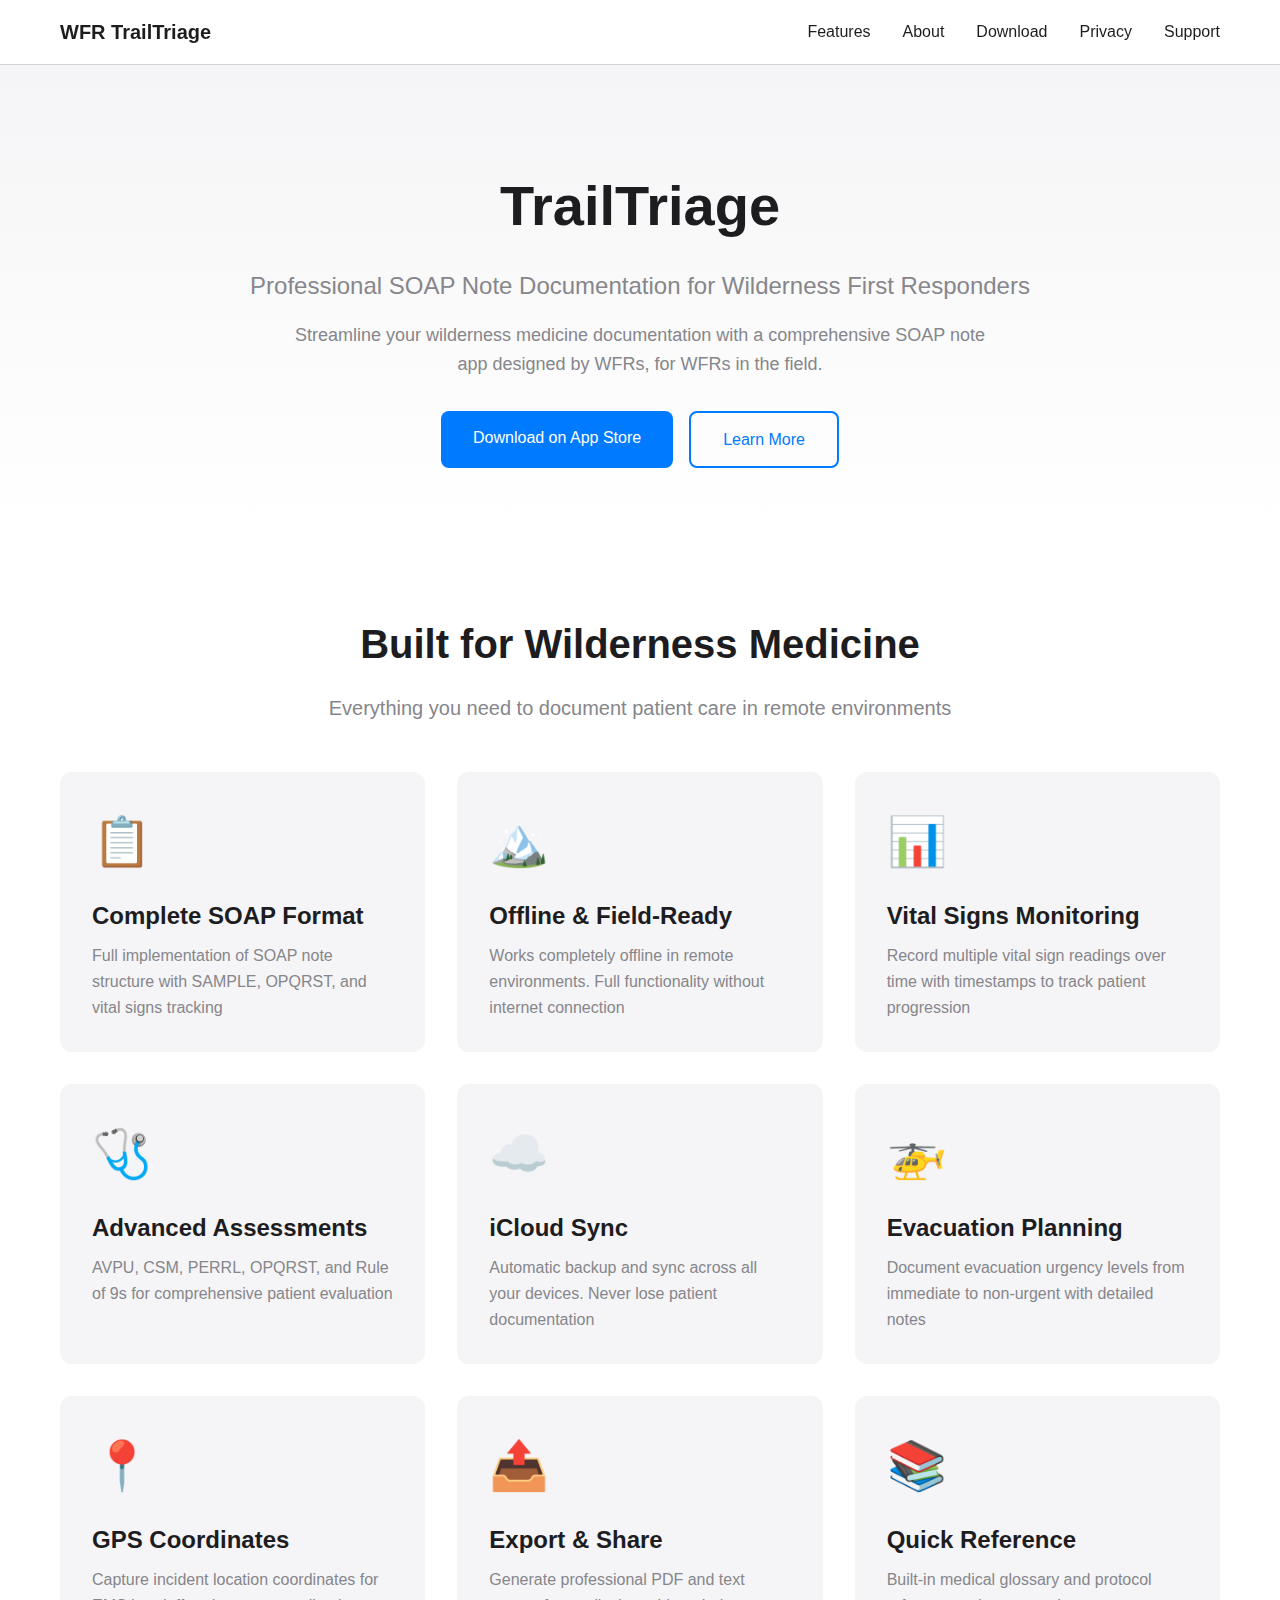
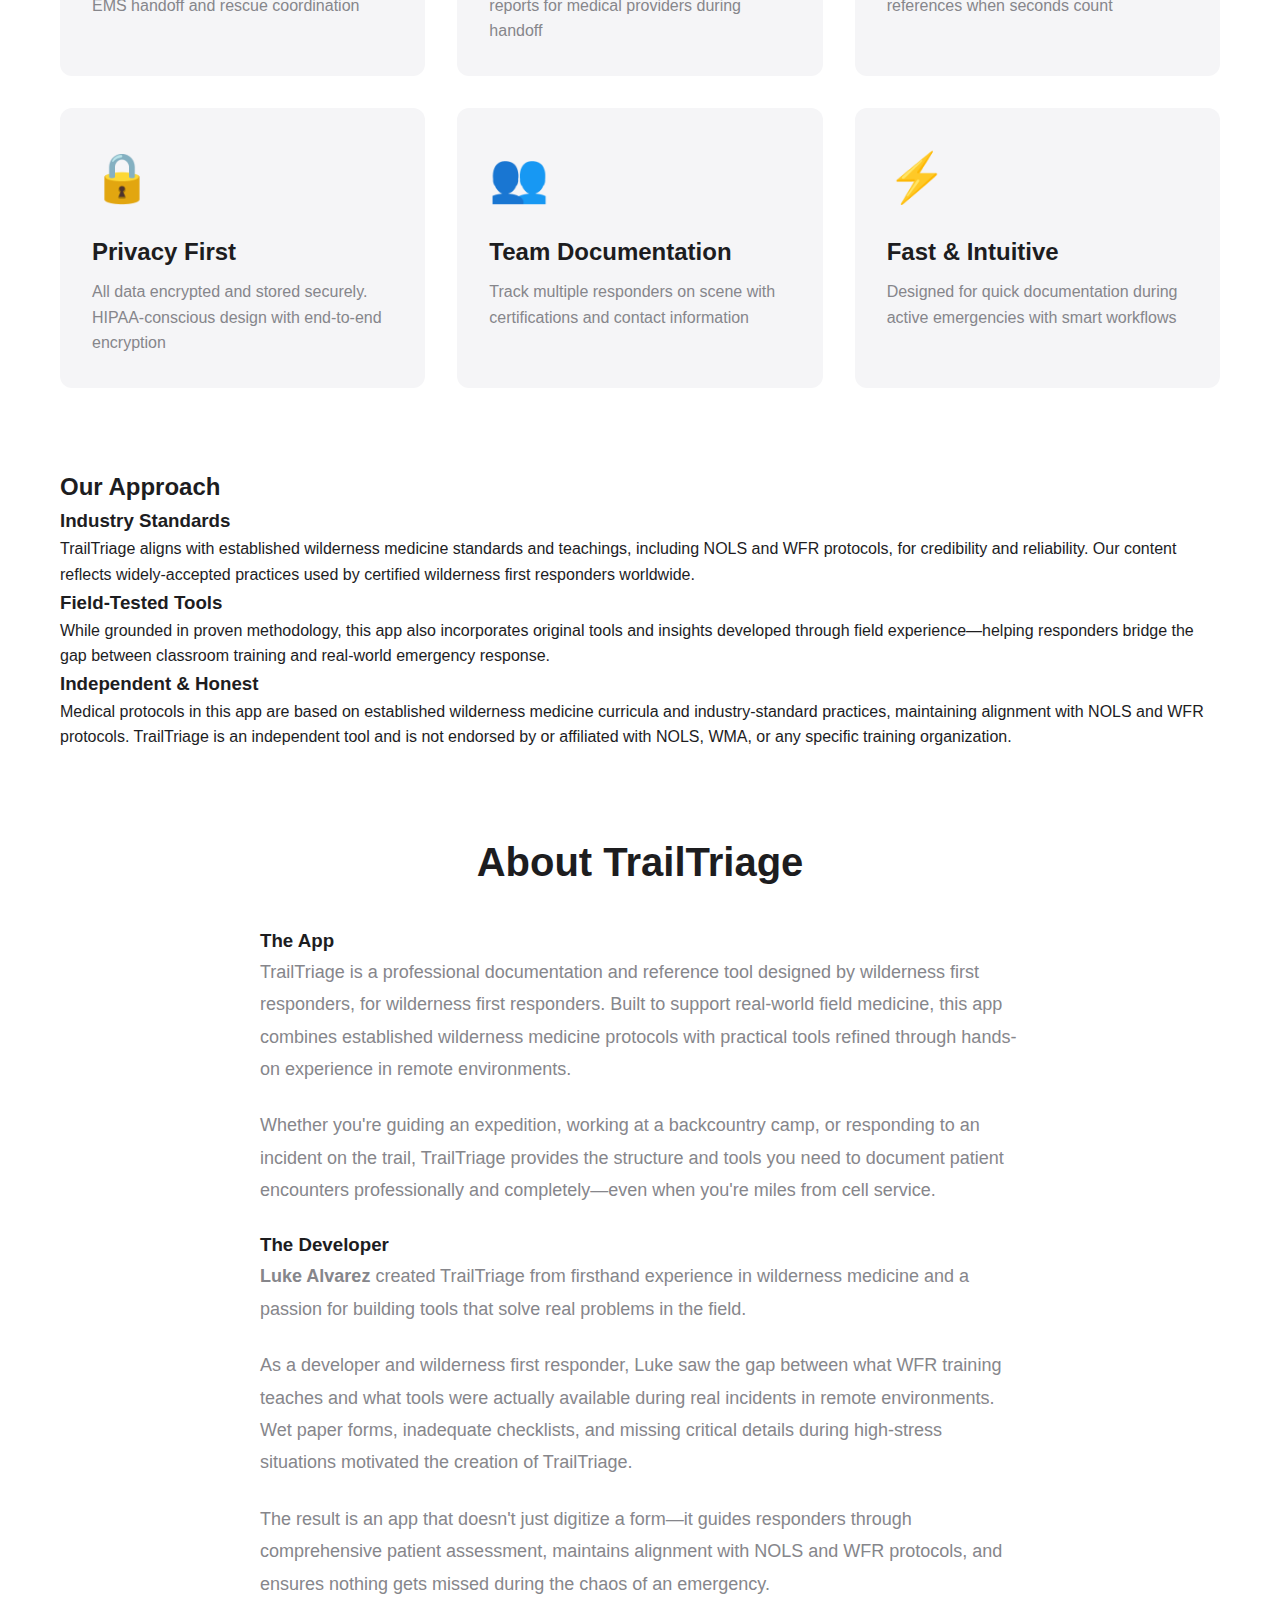
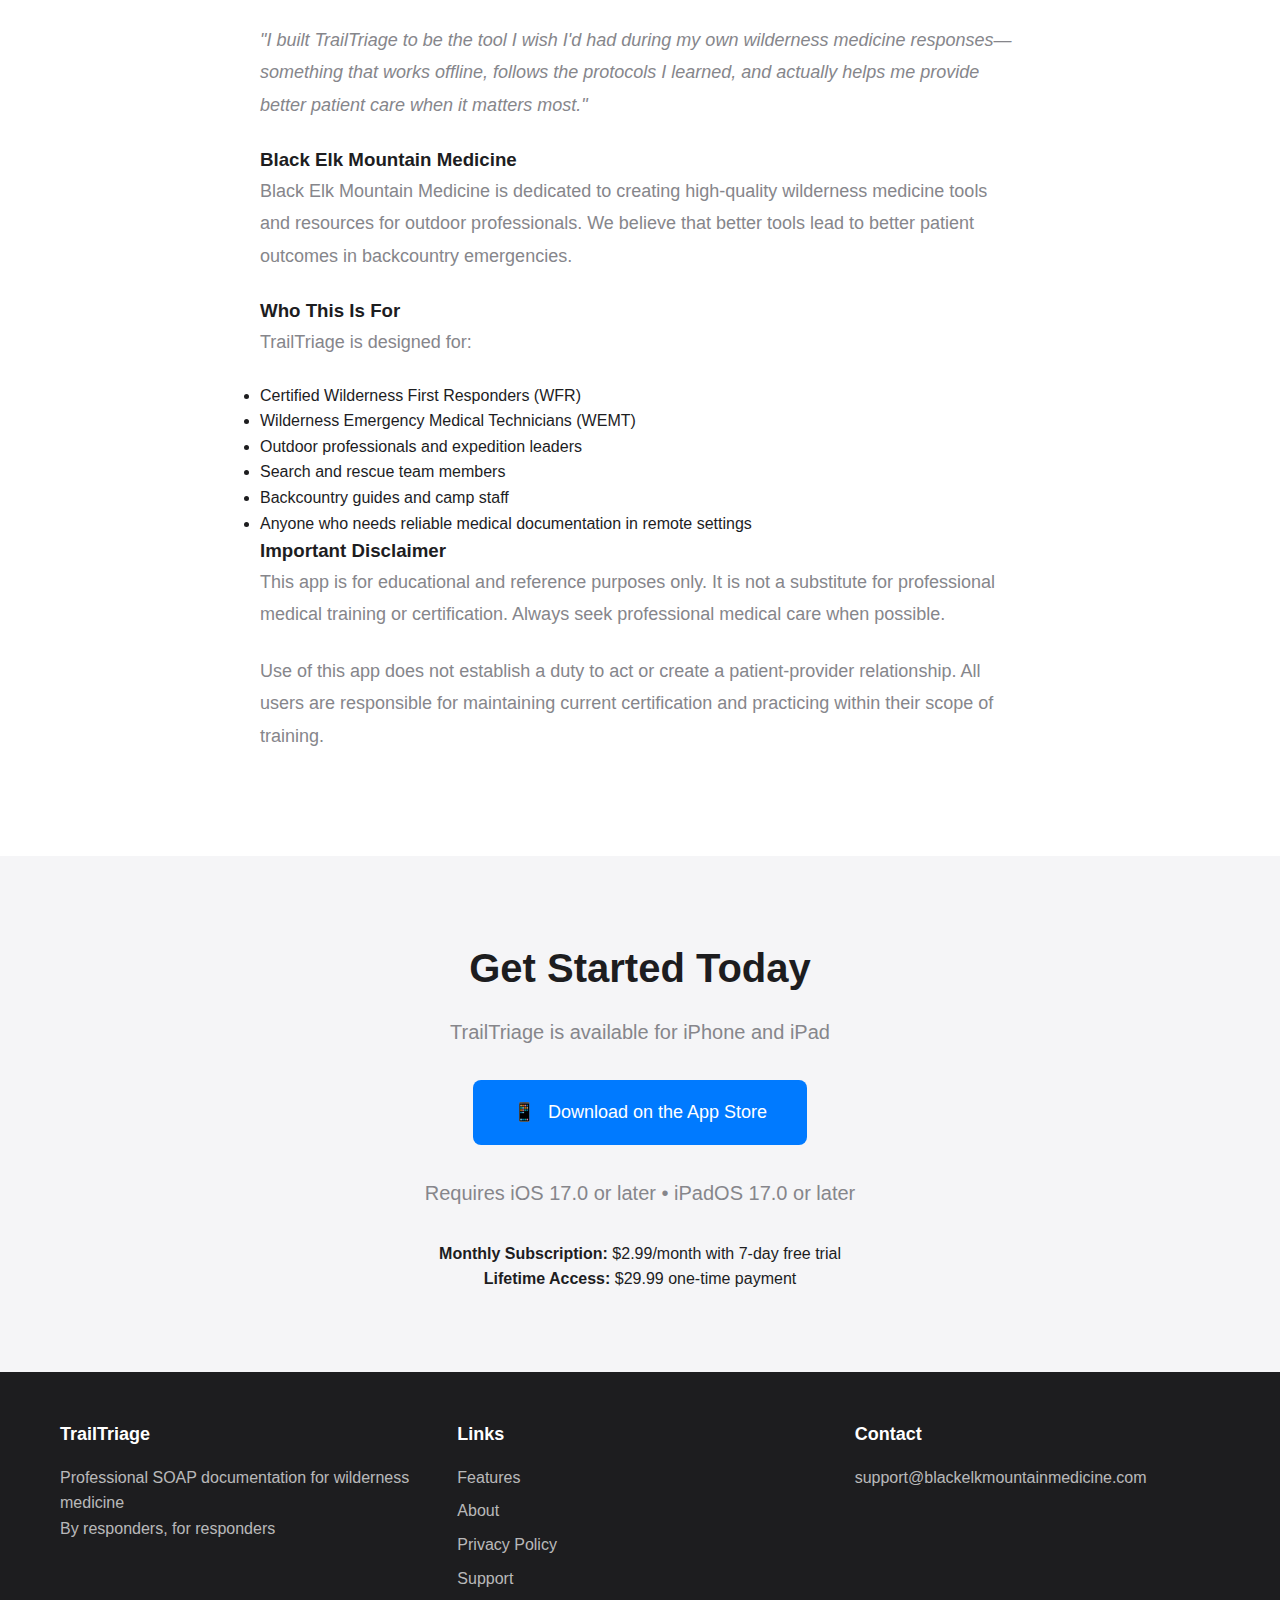
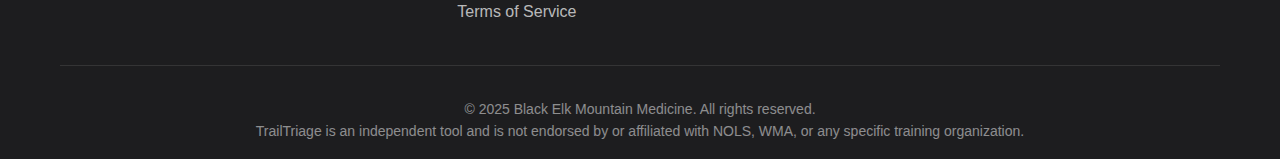
<file: index.html>
<!DOCTYPE html>
<html lang="en">
<head>
    <meta charset="UTF-8">
    <meta name="viewport" content="width=device-width, initial-scale=1.0">
    <title>WFR TrailTriage - Wilderness Medicine SOAP Notes</title>
    <link rel="stylesheet" href="style.css">
</head>
<body>
    <nav class="navbar">
        <div class="container">
            <div class="nav-brand">WFR TrailTriage</div>
            <ul class="nav-menu">
                <li><a href="#features">Features</a></li>
                <li><a href="#about">About</a></li>
                <li><a href="#download">Download</a></li>
                <li><a href="privacy.html">Privacy</a></li>
                <li><a href="support.html">Support</a></li>
            </ul>
        </div>
    </nav>

    <header class="hero">
        <div class="container">
            <h1>TrailTriage</h1>
            <p class="tagline">Professional SOAP Note Documentation for Wilderness First Responders</p>
            <p class="description">Streamline your wilderness medicine documentation with a comprehensive SOAP note app designed by WFRs, for WFRs in the field.</p>
            <div class="cta-buttons">
                <a href="#download" class="btn btn-primary">Download on App Store</a>
                <a href="#features" class="btn btn-secondary">Learn More</a>
            </div>
        </div>
    </header>

    <section id="features" class="features">
        <div class="container">
            <h2>Built for Wilderness Medicine</h2>
            <p class="section-subtitle">Everything you need to document patient care in remote environments</p>
            
            <div class="feature-grid">
                <div class="feature-card">
                    <div class="feature-icon">📋</div>
                    <h3>Complete SOAP Format</h3>
                    <p>Full implementation of SOAP note structure with SAMPLE, OPQRST, and vital signs tracking</p>
                </div>

                <div class="feature-card">
                    <div class="feature-icon">🏔️</div>
                    <h3>Offline & Field-Ready</h3>
                    <p>Works completely offline in remote environments. Full functionality without internet connection</p>
                </div>

                <div class="feature-card">
                    <div class="feature-icon">📊</div>
                    <h3>Vital Signs Monitoring</h3>
                    <p>Record multiple vital sign readings over time with timestamps to track patient progression</p>
                </div>

                <div class="feature-card">
                    <div class="feature-icon">🩺</div>
                    <h3>Advanced Assessments</h3>
                    <p>AVPU, CSM, PERRL, OPQRST, and Rule of 9s for comprehensive patient evaluation</p>
                </div>

                <div class="feature-card">
                    <div class="feature-icon">☁️</div>
                    <h3>iCloud Sync</h3>
                    <p>Automatic backup and sync across all your devices. Never lose patient documentation</p>
                </div>

                <div class="feature-card">
                    <div class="feature-icon">🚁</div>
                    <h3>Evacuation Planning</h3>
                    <p>Document evacuation urgency levels from immediate to non-urgent with detailed notes</p>
                </div>

                <div class="feature-card">
                    <div class="feature-icon">📍</div>
                    <h3>GPS Coordinates</h3>
                    <p>Capture incident location coordinates for EMS handoff and rescue coordination</p>
                </div>

                <div class="feature-card">
                    <div class="feature-icon">📤</div>
                    <h3>Export & Share</h3>
                    <p>Generate professional PDF and text reports for medical providers during handoff</p>
                </div>

                <div class="feature-card">
                    <div class="feature-icon">📚</div>
                    <h3>Quick Reference</h3>
                    <p>Built-in medical glossary and protocol references when seconds count</p>
                </div>

                <div class="feature-card">
                    <div class="feature-icon">🔒</div>
                    <h3>Privacy First</h3>
                    <p>All data encrypted and stored securely. HIPAA-conscious design with end-to-end encryption</p>
                </div>

                <div class="feature-card">
                    <div class="feature-icon">👥</div>
                    <h3>Team Documentation</h3>
                    <p>Track multiple responders on scene with certifications and contact information</p>
                </div>

                <div class="feature-card">
                    <div class="feature-icon">⚡</div>
                    <h3>Fast & Intuitive</h3>
                    <p>Designed for quick documentation during active emergencies with smart workflows</p>
                </div>
            </div>
        </div>
    </section>

    <section id="approach" class="approach">
        <div class="container">
            <h2>Our Approach</h2>
            <div class="approach-grid">
                <div class="approach-card">
                    <h3>Industry Standards</h3>
                    <p>TrailTriage aligns with established wilderness medicine standards and teachings, including NOLS and WFR protocols, for credibility and reliability. Our content reflects widely-accepted practices used by certified wilderness first responders worldwide.</p>
                </div>
                <div class="approach-card">
                    <h3>Field-Tested Tools</h3>
                    <p>While grounded in proven methodology, this app also incorporates original tools and insights developed through field experience—helping responders bridge the gap between classroom training and real-world emergency response.</p>
                </div>
                <div class="approach-card">
                    <h3>Independent & Honest</h3>
                    <p>Medical protocols in this app are based on established wilderness medicine curricula and industry-standard practices, maintaining alignment with NOLS and WFR protocols. TrailTriage is an independent tool and is not endorsed by or affiliated with NOLS, WMA, or any specific training organization.</p>
                </div>
            </div>
        </div>
    </section>

    <section id="about" class="about">
        <div class="container">
            <h2>About TrailTriage</h2>
            
            <div class="about-content">
                <div class="about-section">
                    <h3>The App</h3>
                    <p>TrailTriage is a professional documentation and reference tool designed by wilderness first responders, for wilderness first responders. Built to support real-world field medicine, this app combines established wilderness medicine protocols with practical tools refined through hands-on experience in remote environments.</p>
                    
                    <p>Whether you're guiding an expedition, working at a backcountry camp, or responding to an incident on the trail, TrailTriage provides the structure and tools you need to document patient encounters professionally and completely—even when you're miles from cell service.</p>
                </div>

                <div class="about-section">
                    <h3>The Developer</h3>
                    <p><strong>Luke Alvarez</strong> created TrailTriage from firsthand experience in wilderness medicine and a passion for building tools that solve real problems in the field.</p>
                    
                    <p>As a developer and wilderness first responder, Luke saw the gap between what WFR training teaches and what tools were actually available during real incidents in remote environments. Wet paper forms, inadequate checklists, and missing critical details during high-stress situations motivated the creation of TrailTriage.</p>
                    
                    <p>The result is an app that doesn't just digitize a form—it guides responders through comprehensive patient assessment, maintains alignment with NOLS and WFR protocols, and ensures nothing gets missed during the chaos of an emergency.</p>
                    
                    <p><em>"I built TrailTriage to be the tool I wish I'd had during my own wilderness medicine responses—something that works offline, follows the protocols I learned, and actually helps me provide better patient care when it matters most."</em></p>
                </div>

                <div class="about-section">
                    <h3>Black Elk Mountain Medicine</h3>
                    <p>Black Elk Mountain Medicine is dedicated to creating high-quality wilderness medicine tools and resources for outdoor professionals. We believe that better tools lead to better patient outcomes in backcountry emergencies.</p>
                </div>

                <div class="about-section">
                    <h3>Who This Is For</h3>
                    <p>TrailTriage is designed for:</p>
                    <ul class="target-audience">
                        <li>Certified Wilderness First Responders (WFR)</li>
                        <li>Wilderness Emergency Medical Technicians (WEMT)</li>
                        <li>Outdoor professionals and expedition leaders</li>
                        <li>Search and rescue team members</li>
                        <li>Backcountry guides and camp staff</li>
                        <li>Anyone who needs reliable medical documentation in remote settings</li>
                    </ul>
                </div>

                <div class="about-disclaimer">
                    <h3>Important Disclaimer</h3>
                    <p>This app is for educational and reference purposes only. It is not a substitute for professional medical training or certification. Always seek professional medical care when possible.</p>
                    <p>Use of this app does not establish a duty to act or create a patient-provider relationship. All users are responsible for maintaining current certification and practicing within their scope of training.</p>
                </div>
            </div>
        </div>
    </section>

    <section id="download" class="download">
        <div class="container">
            <h2>Get Started Today</h2>
            <p>TrailTriage is available for iPhone and iPad</p>
            <div class="download-buttons">
                <a href="#" class="btn btn-primary btn-large">
                    <span class="btn-icon">📱</span>
                    Download on the App Store
                </a>
            </div>
            <p class="system-requirements">Requires iOS 17.0 or later • iPadOS 17.0 or later</p>
            <div class="pricing-info">
                <p><strong>Monthly Subscription:</strong> $2.99/month with 7-day free trial</p>
                <p><strong>Lifetime Access:</strong> $29.99 one-time payment</p>
            </div>
        </div>
    </section>

    <footer class="footer">
        <div class="container">
            <div class="footer-content">
                <div class="footer-section">
                    <h4>TrailTriage</h4>
                    <p>Professional SOAP documentation for wilderness medicine</p>
                    <p class="footer-tagline">By responders, for responders</p>
                </div>
                <div class="footer-section">
                    <h4>Links</h4>
                    <ul>
                        <li><a href="#features">Features</a></li>
                        <li><a href="#about">About</a></li>
                        <li><a href="privacy.html">Privacy Policy</a></li>
                        <li><a href="support.html">Support</a></li>
                        <li><a href="terms.html">Terms of Service</a></li>
                    </ul>
                </div>
                <div class="footer-section">
                    <h4>Contact</h4>
                    <ul>
                        <li><a href="mailto:support@blackelkmountainmedicine.com">support@blackelkmountainmedicine.com</a></li>
                    </ul>
                </div>
            </div>
            <div class="footer-bottom">
                <p>&copy; 2025 Black Elk Mountain Medicine. All rights reserved.</p>
                <p class="footer-note">TrailTriage is an independent tool and is not endorsed by or affiliated with NOLS, WMA, or any specific training organization.</p>
            </div>
        </div>
    </footer>
</body>
</html>
</file>
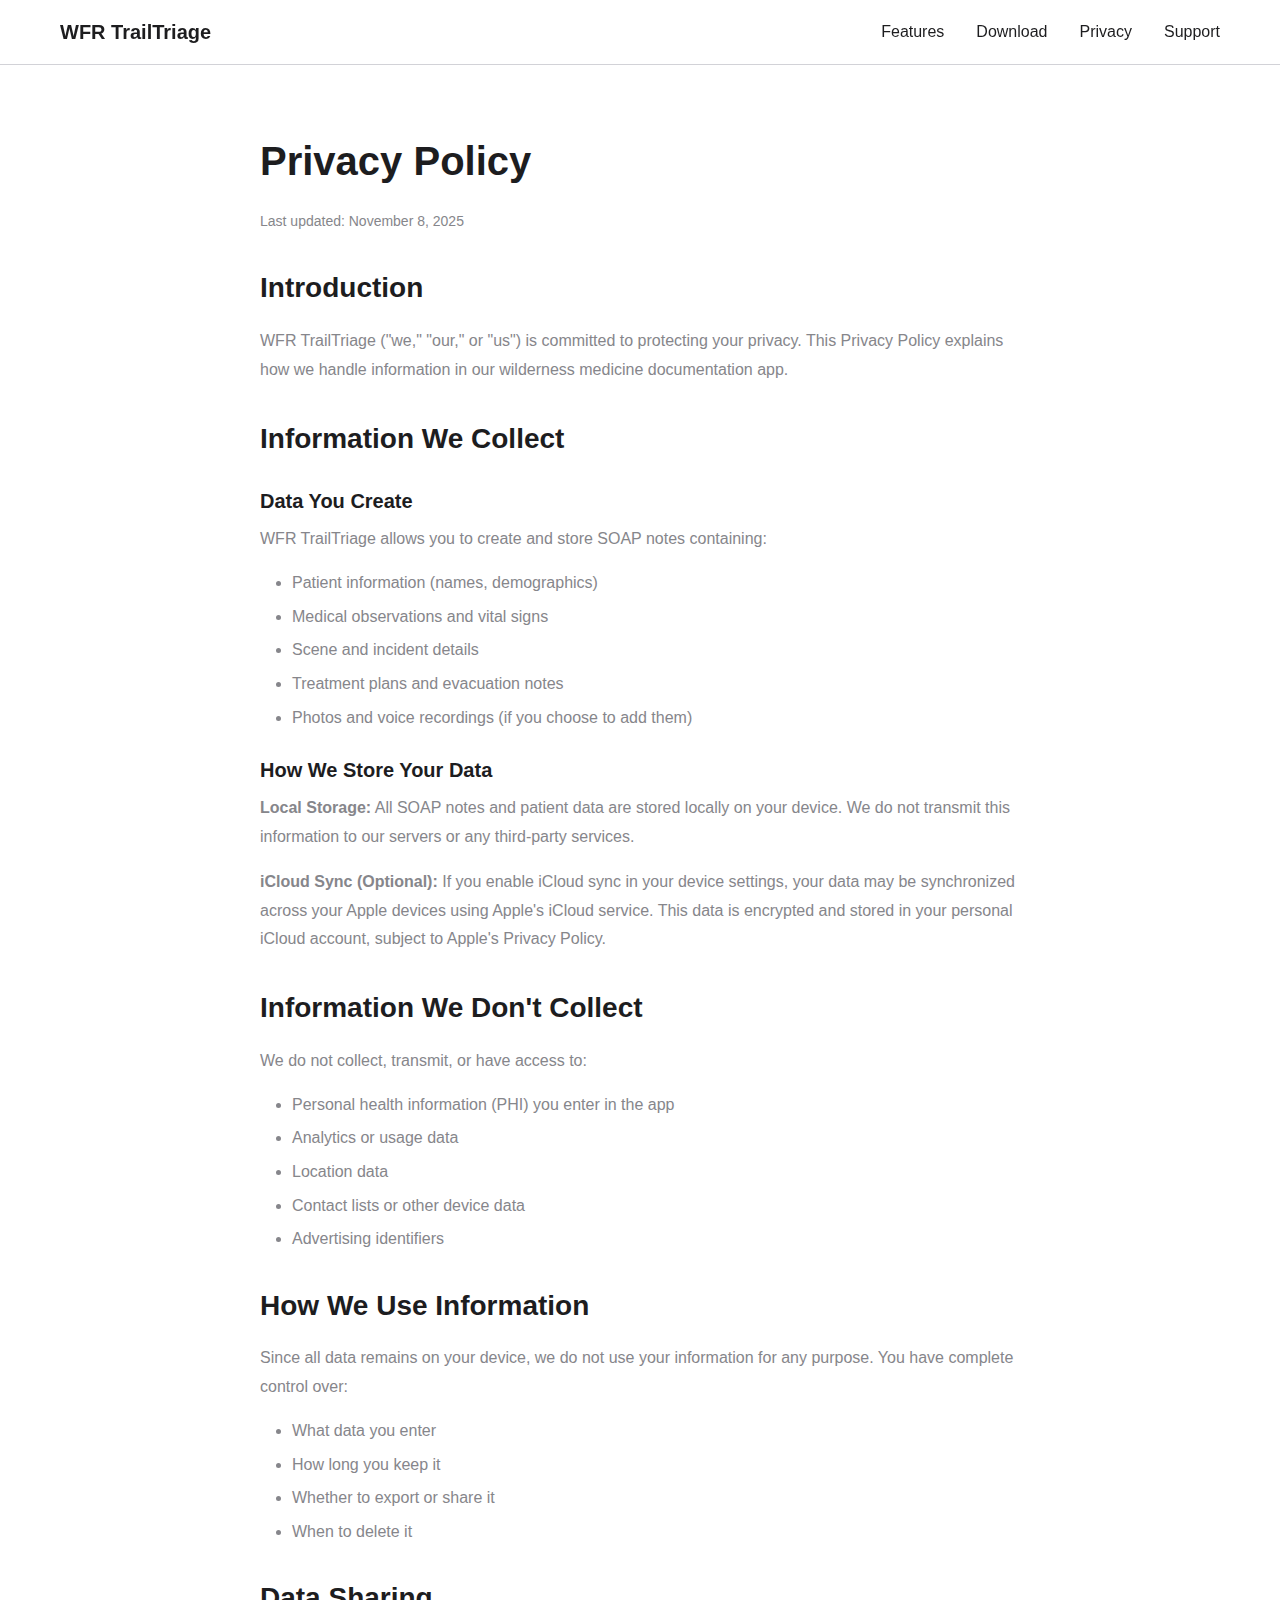
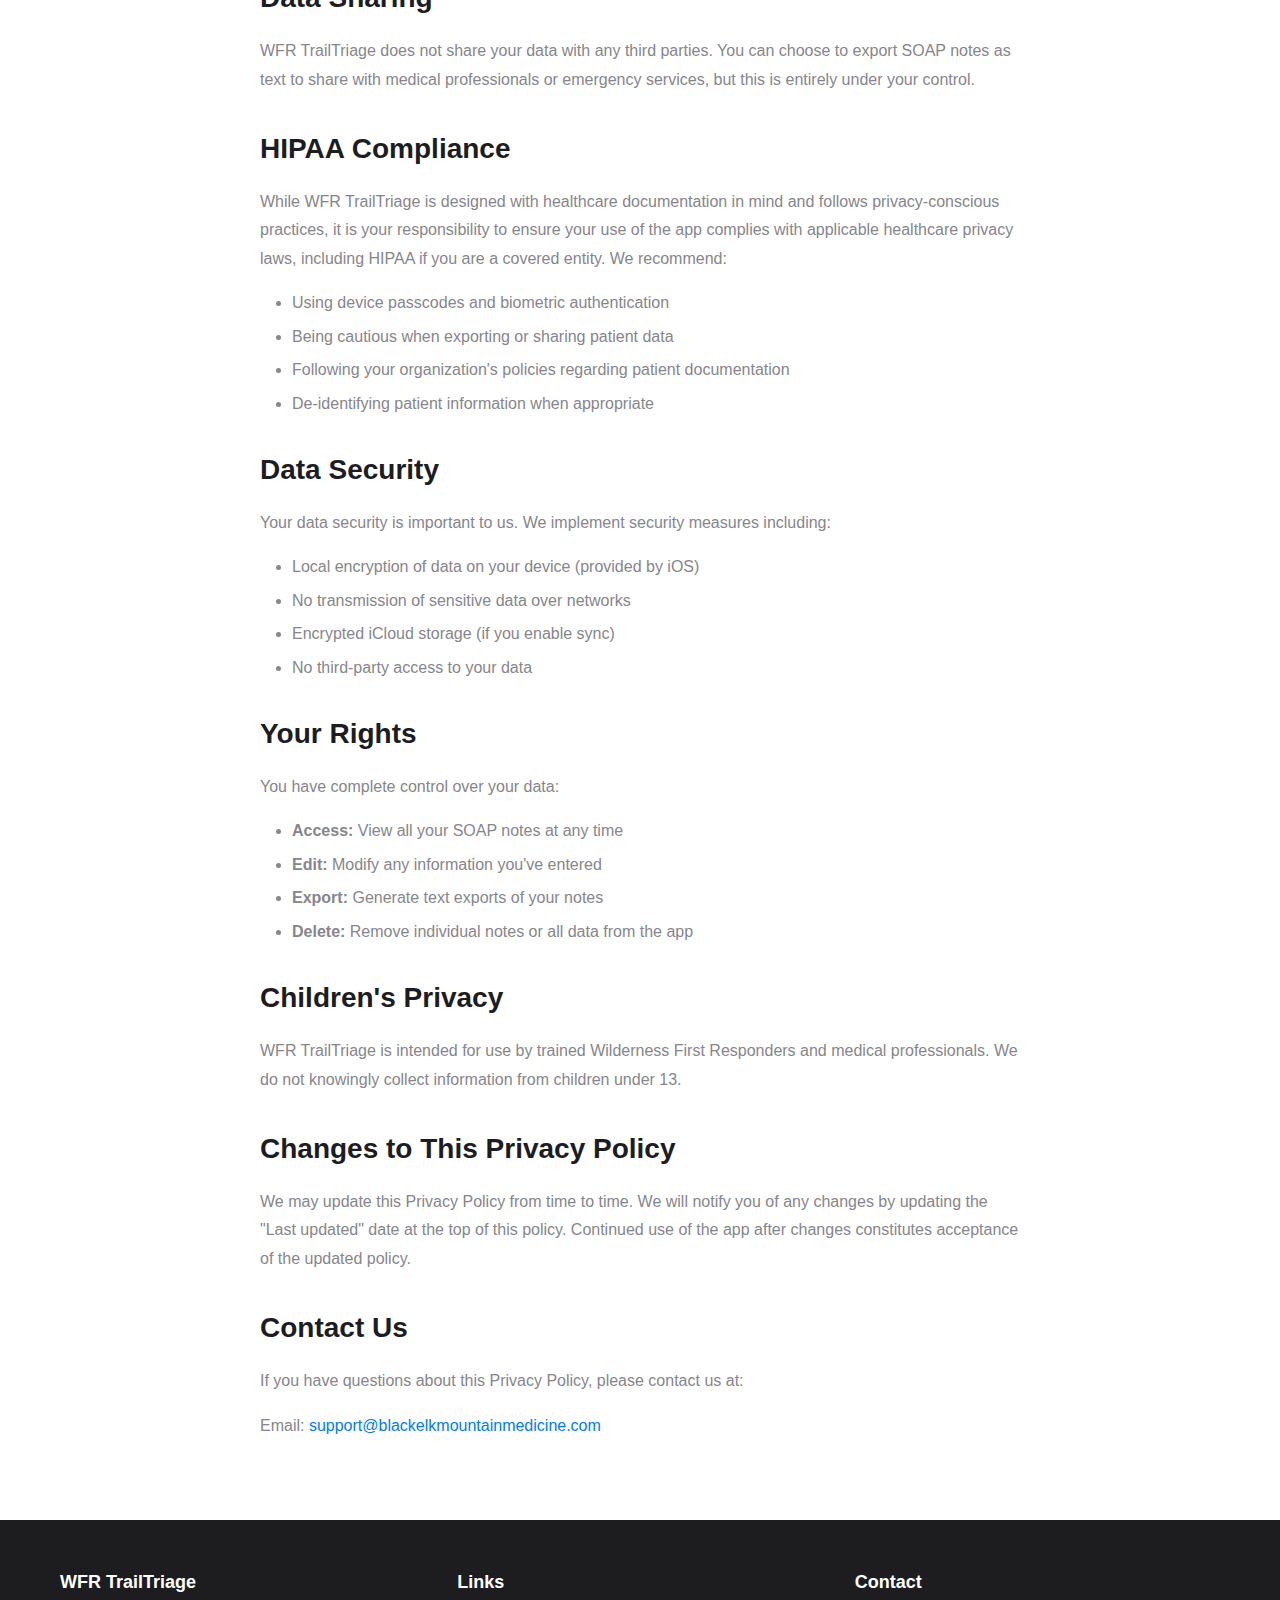
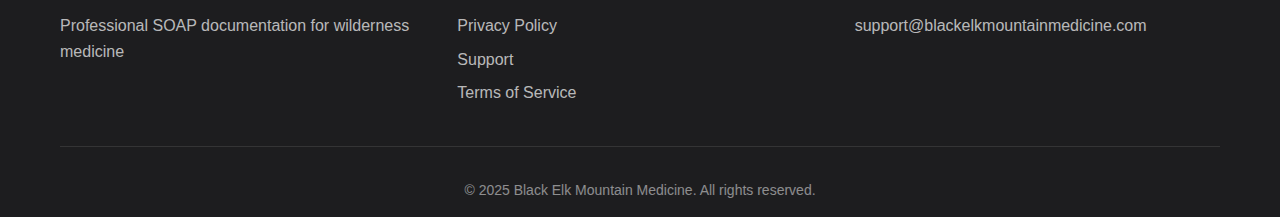
<file: privacy.html>
<!DOCTYPE html>
<html lang="en">
<head>
    <meta charset="UTF-8">
    <meta name="viewport" content="width=device-width, initial-scale=1.0">
    <title>Privacy Policy - WFR TrailTriage</title>
    <link rel="stylesheet" href="style.css">
</head>
<body>
    <nav class="navbar">
        <div class="container">
            <div class="nav-brand"><a href="index.html" style="text-decoration: none; color: inherit;">WFR TrailTriage</a></div>
            <ul class="nav-menu">
                <li><a href="index.html#features">Features</a></li>
                <li><a href="index.html#download">Download</a></li>
                <li><a href="privacy.html">Privacy</a></li>
                <li><a href="support.html">Support</a></li>
            </ul>
        </div>
    </nav>

    <main class="content-page">
        <h1>Privacy Policy</h1>
        <p class="last-updated">Last updated: November 8, 2025</p>

        <h2>Introduction</h2>
        <p>WFR TrailTriage ("we," "our," or "us") is committed to protecting your privacy. This Privacy Policy explains how we handle information in our wilderness medicine documentation app.</p>

        <h2>Information We Collect</h2>
        <h3>Data You Create</h3>
        <p>WFR TrailTriage allows you to create and store SOAP notes containing:</p>
        <ul>
            <li>Patient information (names, demographics)</li>
            <li>Medical observations and vital signs</li>
            <li>Scene and incident details</li>
            <li>Treatment plans and evacuation notes</li>
            <li>Photos and voice recordings (if you choose to add them)</li>
        </ul>

        <h3>How We Store Your Data</h3>
        <p><strong>Local Storage:</strong> All SOAP notes and patient data are stored locally on your device. We do not transmit this information to our servers or any third-party services.</p>
        <p><strong>iCloud Sync (Optional):</strong> If you enable iCloud sync in your device settings, your data may be synchronized across your Apple devices using Apple's iCloud service. This data is encrypted and stored in your personal iCloud account, subject to Apple's Privacy Policy.</p>

        <h2>Information We Don't Collect</h2>
        <p>We do not collect, transmit, or have access to:</p>
        <ul>
            <li>Personal health information (PHI) you enter in the app</li>
            <li>Analytics or usage data</li>
            <li>Location data</li>
            <li>Contact lists or other device data</li>
            <li>Advertising identifiers</li>
        </ul>

        <h2>How We Use Information</h2>
        <p>Since all data remains on your device, we do not use your information for any purpose. You have complete control over:</p>
        <ul>
            <li>What data you enter</li>
            <li>How long you keep it</li>
            <li>Whether to export or share it</li>
            <li>When to delete it</li>
        </ul>

        <h2>Data Sharing</h2>
        <p>WFR TrailTriage does not share your data with any third parties. You can choose to export SOAP notes as text to share with medical professionals or emergency services, but this is entirely under your control.</p>

        <h2>HIPAA Compliance</h2>
        <p>While WFR TrailTriage is designed with healthcare documentation in mind and follows privacy-conscious practices, it is your responsibility to ensure your use of the app complies with applicable healthcare privacy laws, including HIPAA if you are a covered entity. We recommend:</p>
        <ul>
            <li>Using device passcodes and biometric authentication</li>
            <li>Being cautious when exporting or sharing patient data</li>
            <li>Following your organization's policies regarding patient documentation</li>
            <li>De-identifying patient information when appropriate</li>
        </ul>

        <h2>Data Security</h2>
        <p>Your data security is important to us. We implement security measures including:</p>
        <ul>
            <li>Local encryption of data on your device (provided by iOS)</li>
            <li>No transmission of sensitive data over networks</li>
            <li>Encrypted iCloud storage (if you enable sync)</li>
            <li>No third-party access to your data</li>
        </ul>

        <h2>Your Rights</h2>
        <p>You have complete control over your data:</p>
        <ul>
            <li><strong>Access:</strong> View all your SOAP notes at any time</li>
            <li><strong>Edit:</strong> Modify any information you've entered</li>
            <li><strong>Export:</strong> Generate text exports of your notes</li>
            <li><strong>Delete:</strong> Remove individual notes or all data from the app</li>
        </ul>

        <h2>Children's Privacy</h2>
        <p>WFR TrailTriage is intended for use by trained Wilderness First Responders and medical professionals. We do not knowingly collect information from children under 13.</p>

        <h2>Changes to This Privacy Policy</h2>
        <p>We may update this Privacy Policy from time to time. We will notify you of any changes by updating the "Last updated" date at the top of this policy. Continued use of the app after changes constitutes acceptance of the updated policy.</p>

        <h2>Contact Us</h2>
        <p>If you have questions about this Privacy Policy, please contact us at:</p>
        <p>Email: <a href="mailto:support@blackelkmountainmedicine.com">support@blackelkmountainmedicine.com</a></p>
    </main>

    <footer class="footer">
        <div class="container">
            <div class="footer-content">
                <div class="footer-section">
                    <h4>WFR TrailTriage</h4>
                    <p>Professional SOAP documentation for wilderness medicine</p>
                </div>
                <div class="footer-section">
                    <h4>Links</h4>
                    <ul>
                        <li><a href="privacy.html">Privacy Policy</a></li>
                        <li><a href="support.html">Support</a></li>
                        <li><a href="terms.html">Terms of Service</a></li>
                    </ul>
                </div>
                <div class="footer-section">
                    <h4>Contact</h4>
                    <ul>
                        <li><a href="mailto:support@blackelkmountainmedicine.com">support@blackelkmountainmedicine.com</a></li>
                    </ul>
                </div>
            </div>
            <div class="footer-bottom">
                <p>&copy; 2025 Black Elk Mountain Medicine. All rights reserved.</p>
            </div>
        </div>
    </footer>
</body>
</html>
</file>
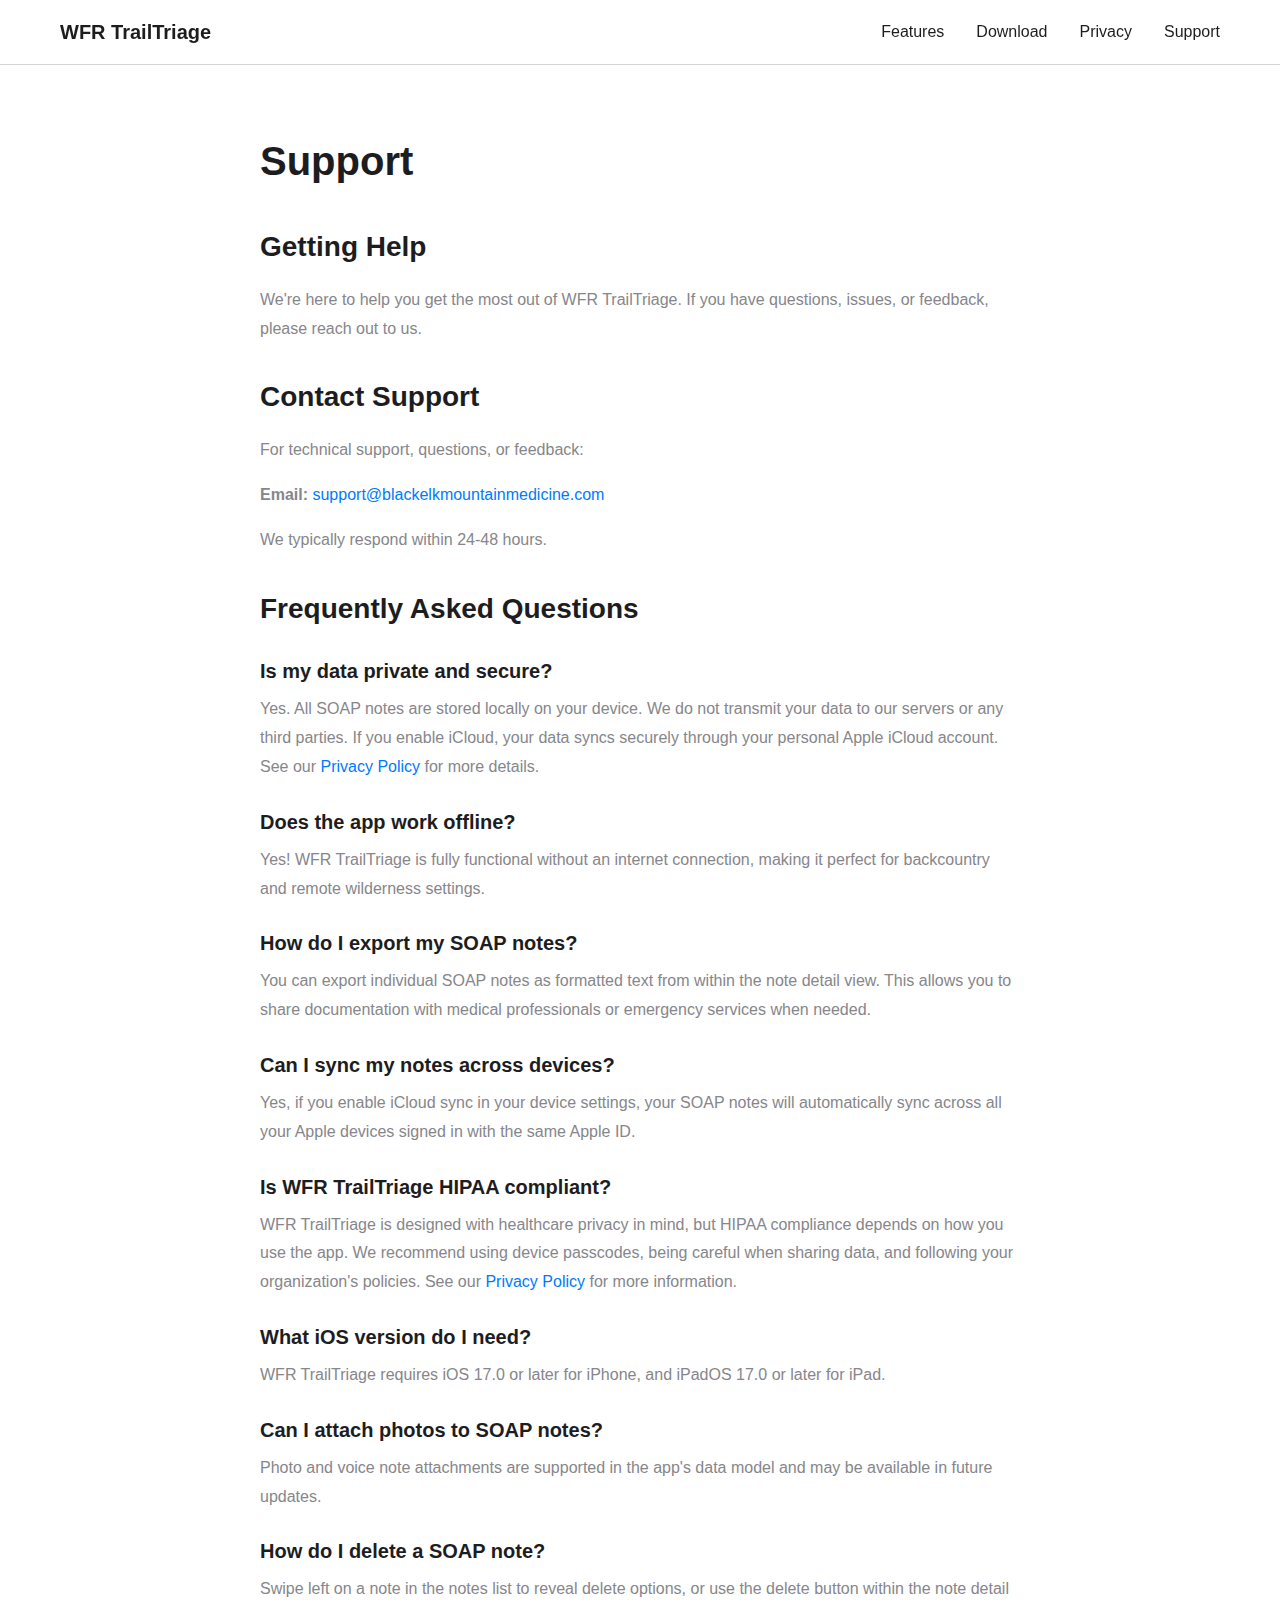
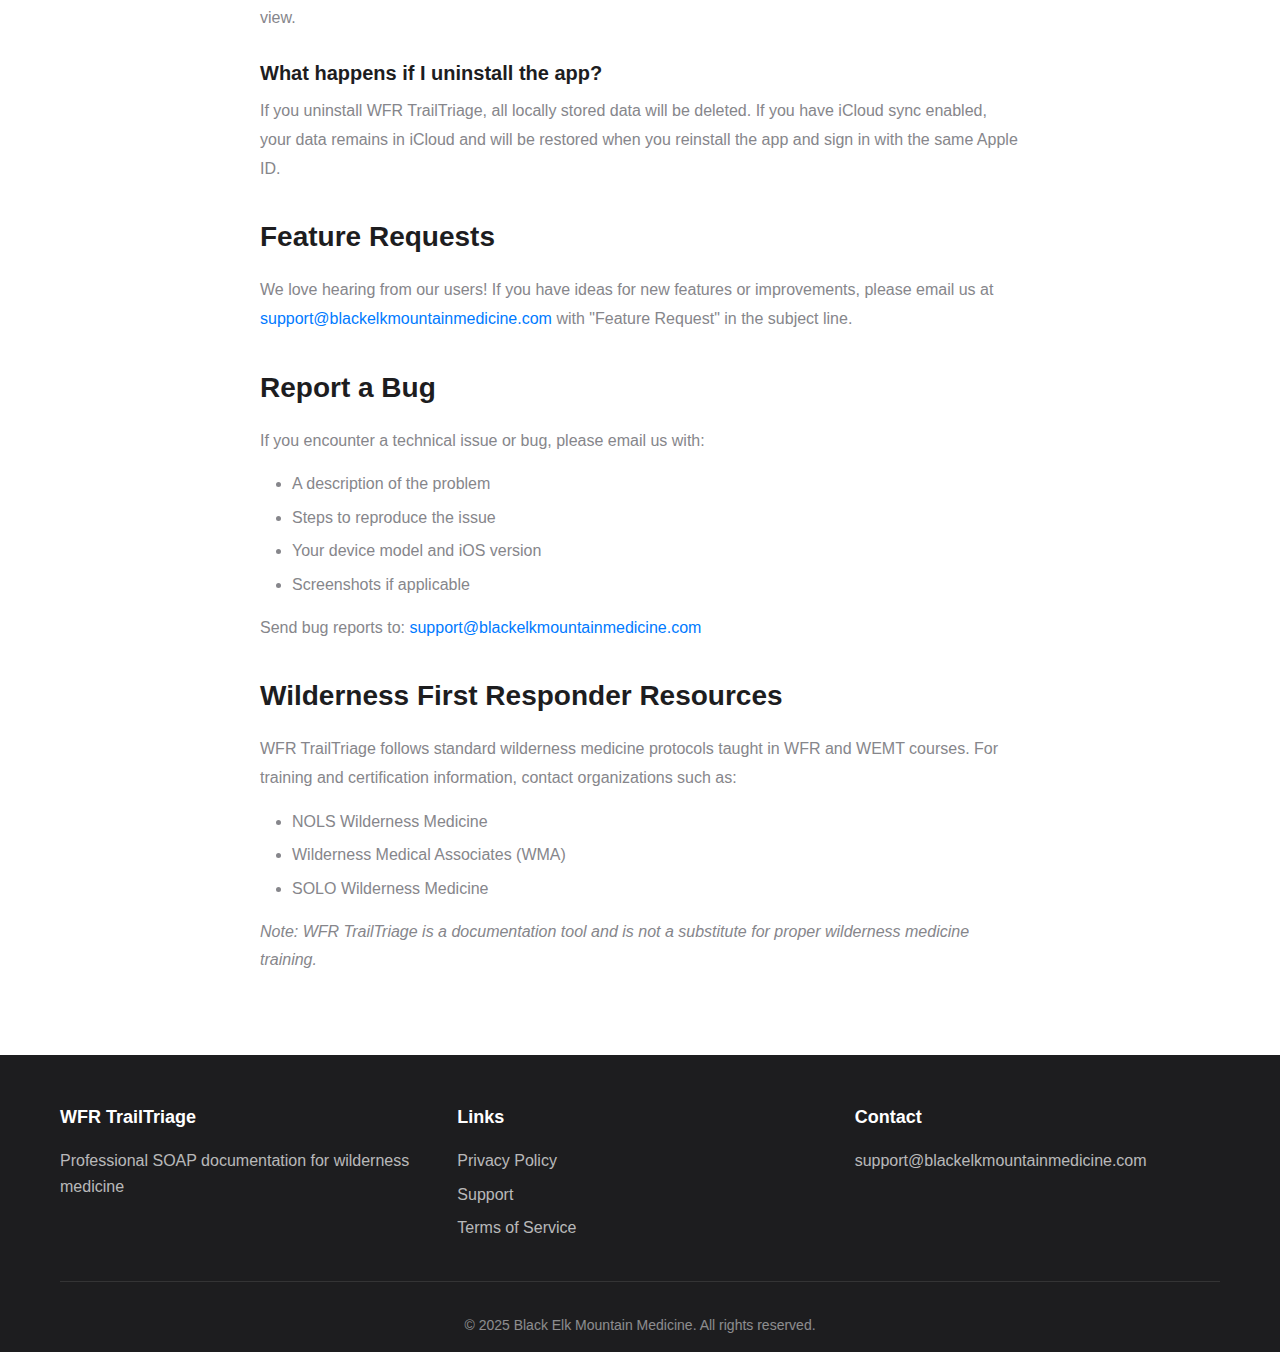
<file: support.html>
<!DOCTYPE html>
<html lang="en">
<head>
    <meta charset="UTF-8">
    <meta name="viewport" content="width=device-width, initial-scale=1.0">
    <title>Support - WFR TrailTriage</title>
    <link rel="stylesheet" href="style.css">
</head>
<body>
    <nav class="navbar">
        <div class="container">
            <div class="nav-brand"><a href="index.html" style="text-decoration: none; color: inherit;">WFR TrailTriage</a></div>
            <ul class="nav-menu">
                <li><a href="index.html#features">Features</a></li>
                <li><a href="index.html#download">Download</a></li>
                <li><a href="privacy.html">Privacy</a></li>
                <li><a href="support.html">Support</a></li>
            </ul>
        </div>
    </nav>

    <main class="content-page">
        <h1>Support</h1>

        <h2>Getting Help</h2>
        <p>We're here to help you get the most out of WFR TrailTriage. If you have questions, issues, or feedback, please reach out to us.</p>

        <h2>Contact Support</h2>
        <p>For technical support, questions, or feedback:</p>
        <p><strong>Email:</strong> <a href="mailto:support@blackelkmountainmedicine.com">support@blackelkmountainmedicine.com</a></p>
        <p>We typically respond within 24-48 hours.</p>

        <h2>Frequently Asked Questions</h2>

        <h3>Is my data private and secure?</h3>
        <p>Yes. All SOAP notes are stored locally on your device. We do not transmit your data to our servers or any third parties. If you enable iCloud, your data syncs securely through your personal Apple iCloud account. See our <a href="privacy.html">Privacy Policy</a> for more details.</p>

        <h3>Does the app work offline?</h3>
        <p>Yes! WFR TrailTriage is fully functional without an internet connection, making it perfect for backcountry and remote wilderness settings.</p>

        <h3>How do I export my SOAP notes?</h3>
        <p>You can export individual SOAP notes as formatted text from within the note detail view. This allows you to share documentation with medical professionals or emergency services when needed.</p>

        <h3>Can I sync my notes across devices?</h3>
        <p>Yes, if you enable iCloud sync in your device settings, your SOAP notes will automatically sync across all your Apple devices signed in with the same Apple ID.</p>

        <h3>Is WFR TrailTriage HIPAA compliant?</h3>
        <p>WFR TrailTriage is designed with healthcare privacy in mind, but HIPAA compliance depends on how you use the app. We recommend using device passcodes, being careful when sharing data, and following your organization's policies. See our <a href="privacy.html">Privacy Policy</a> for more information.</p>

        <h3>What iOS version do I need?</h3>
        <p>WFR TrailTriage requires iOS 17.0 or later for iPhone, and iPadOS 17.0 or later for iPad.</p>

        <h3>Can I attach photos to SOAP notes?</h3>
        <p>Photo and voice note attachments are supported in the app's data model and may be available in future updates.</p>

        <h3>How do I delete a SOAP note?</h3>
        <p>Swipe left on a note in the notes list to reveal delete options, or use the delete button within the note detail view.</p>

        <h3>What happens if I uninstall the app?</h3>
        <p>If you uninstall WFR TrailTriage, all locally stored data will be deleted. If you have iCloud sync enabled, your data remains in iCloud and will be restored when you reinstall the app and sign in with the same Apple ID.</p>

        <h2>Feature Requests</h2>
        <p>We love hearing from our users! If you have ideas for new features or improvements, please email us at <a href="mailto:support@blackelkmountainmedicine.com">support@blackelkmountainmedicine.com</a> with "Feature Request" in the subject line.</p>

        <h2>Report a Bug</h2>
        <p>If you encounter a technical issue or bug, please email us with:</p>
        <ul>
            <li>A description of the problem</li>
            <li>Steps to reproduce the issue</li>
            <li>Your device model and iOS version</li>
            <li>Screenshots if applicable</li>
        </ul>
        <p>Send bug reports to: <a href="mailto:support@blackelkmountainmedicine.com">support@blackelkmountainmedicine.com</a></p>

        <h2>Wilderness First Responder Resources</h2>
        <p>WFR TrailTriage follows standard wilderness medicine protocols taught in WFR and WEMT courses. For training and certification information, contact organizations such as:</p>
        <ul>
            <li>NOLS Wilderness Medicine</li>
            <li>Wilderness Medical Associates (WMA)</li>
            <li>SOLO Wilderness Medicine</li>
        </ul>
        <p><em>Note: WFR TrailTriage is a documentation tool and is not a substitute for proper wilderness medicine training.</em></p>
    </main>

    <footer class="footer">
        <div class="container">
            <div class="footer-content">
                <div class="footer-section">
                    <h4>WFR TrailTriage</h4>
                    <p>Professional SOAP documentation for wilderness medicine</p>
                </div>
                <div class="footer-section">
                    <h4>Links</h4>
                    <ul>
                        <li><a href="privacy.html">Privacy Policy</a></li>
                        <li><a href="support.html">Support</a></li>
                        <li><a href="terms.html">Terms of Service</a></li>
                    </ul>
                </div>
                <div class="footer-section">
                    <h4>Contact</h4>
                    <ul>
                        <li><a href="mailto:support@blackelkmountainmedicine.com">support@blackelkmountainmedicine.com</a></li>
                    </ul>
                </div>
            </div>
            <div class="footer-bottom">
                <p>&copy; 2025 Black Elk Mountain Medicine. All rights reserved.</p>
            </div>
        </div>
    </footer>
</body>
</html>
</file>
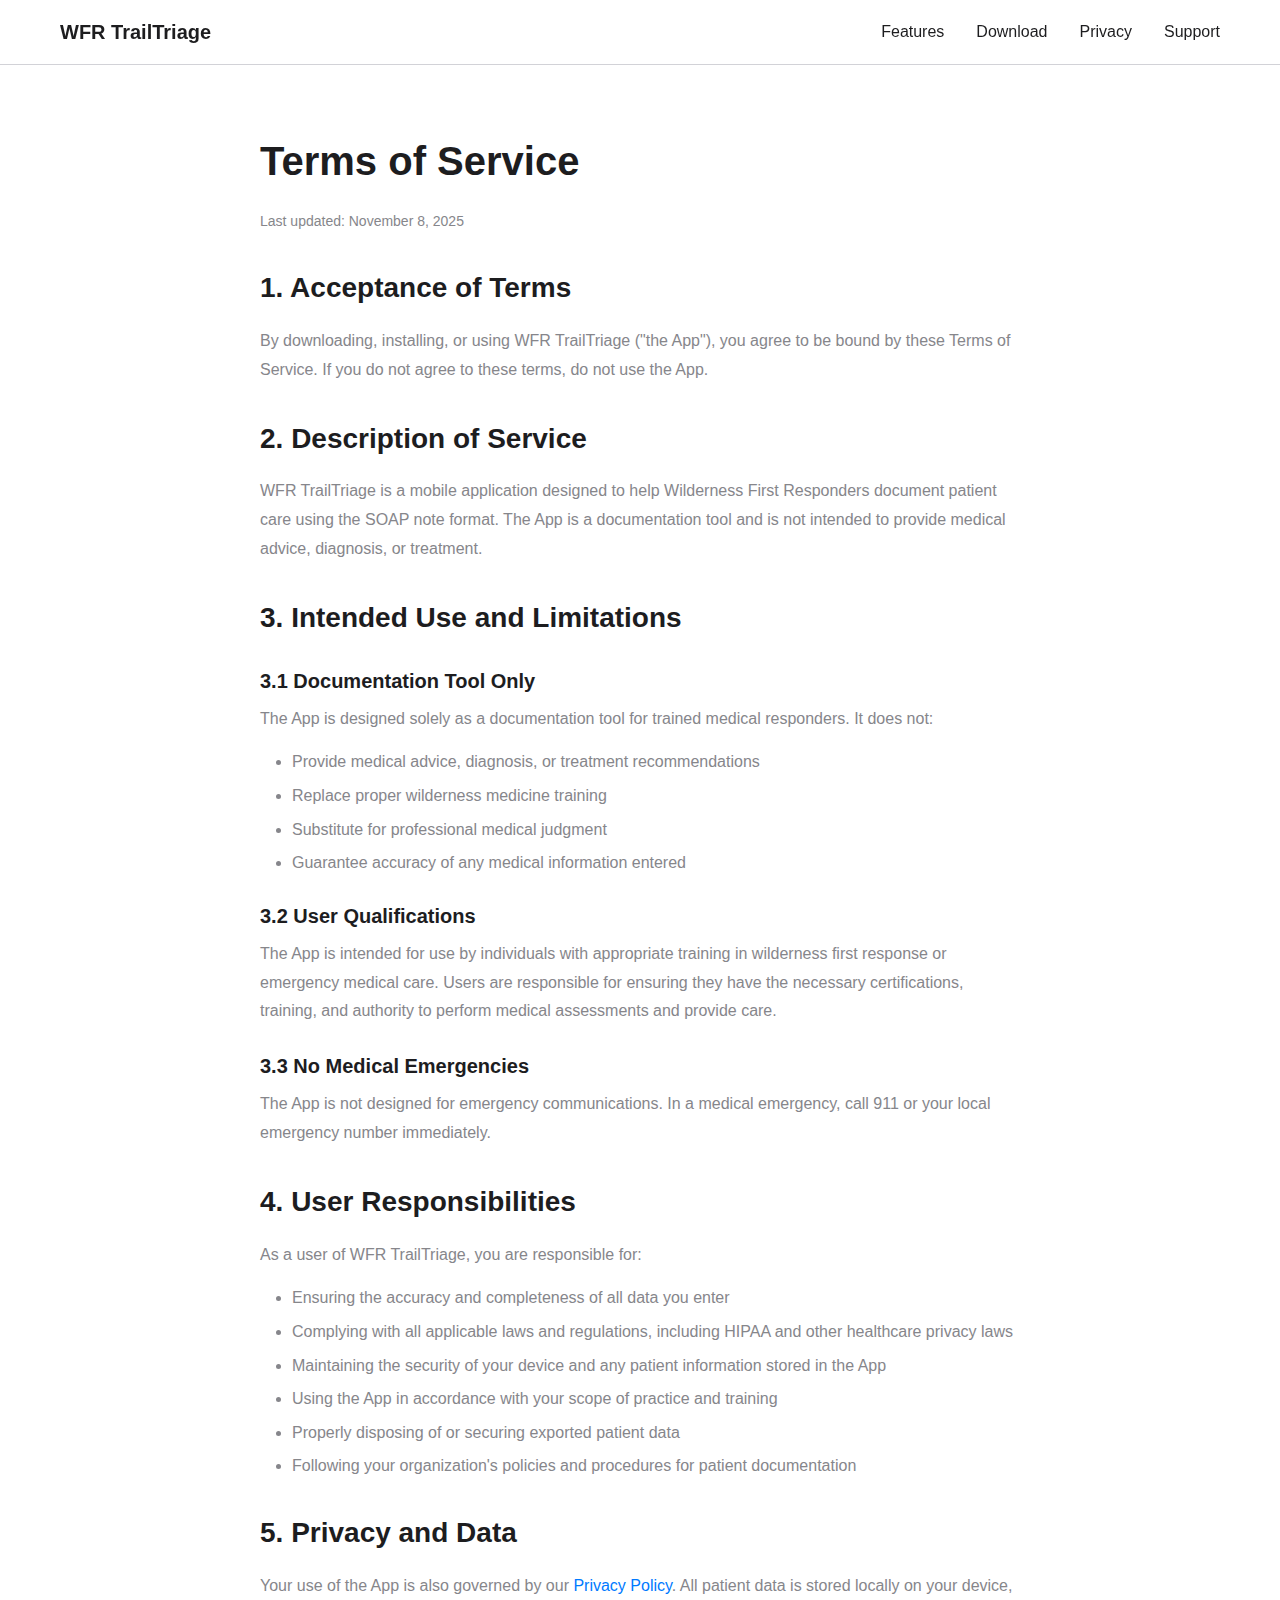
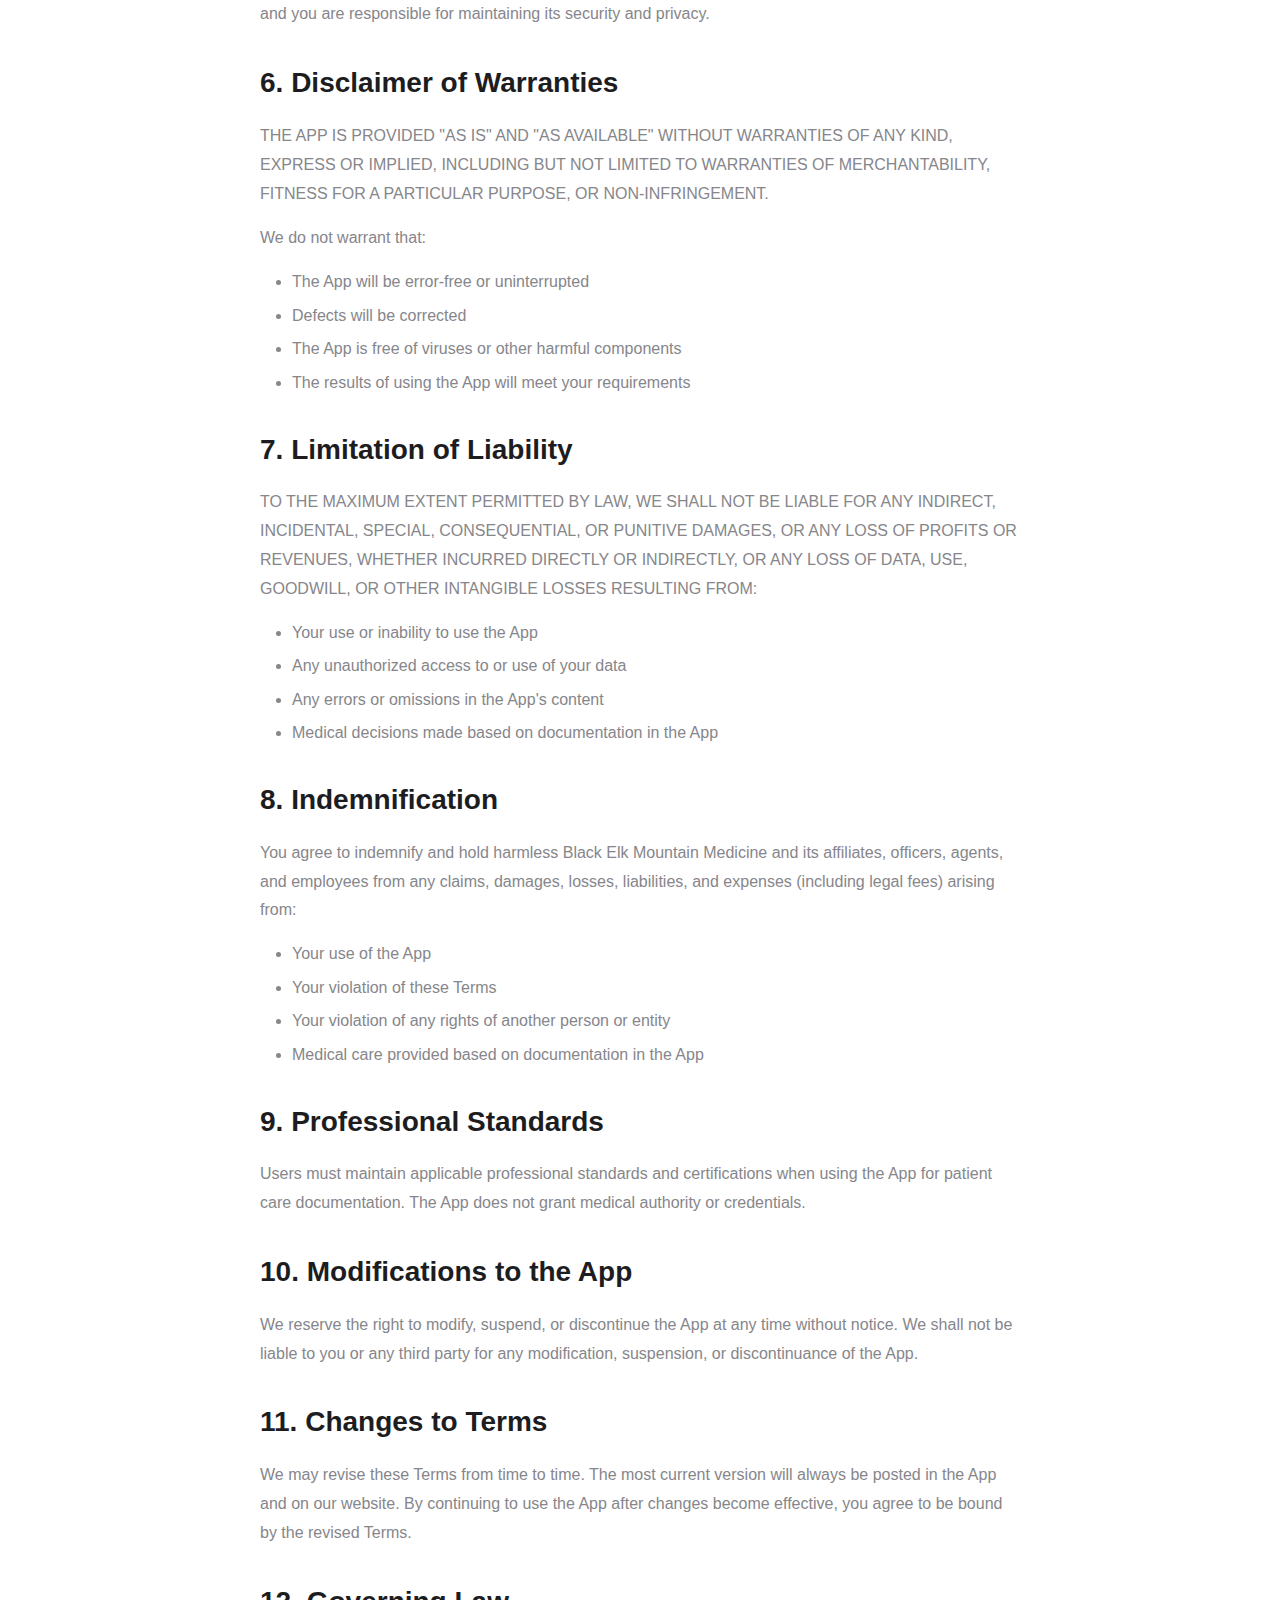
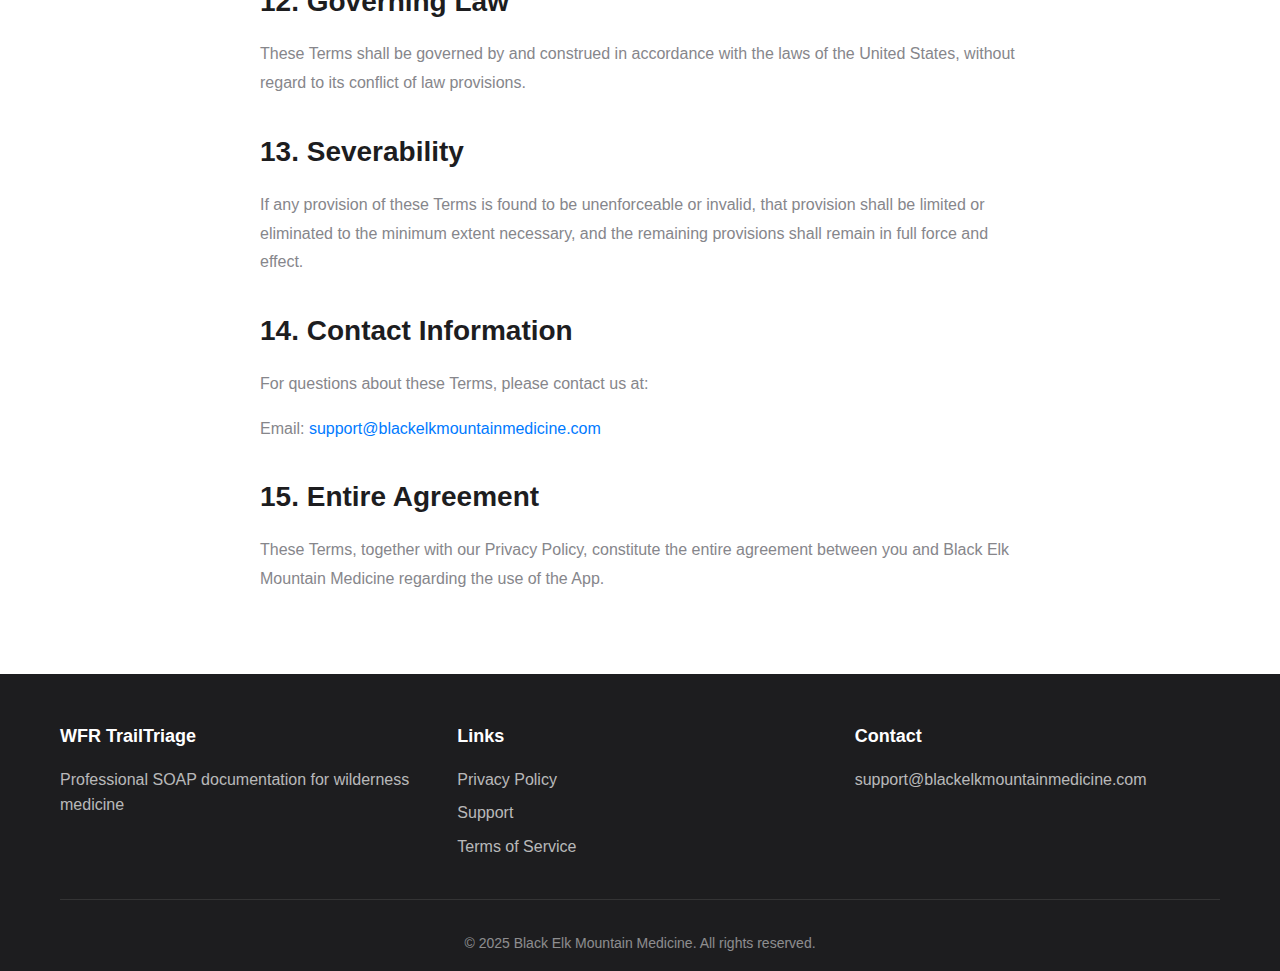
<file: terms.html>
<!DOCTYPE html>
<html lang="en">
<head>
    <meta charset="UTF-8">
    <meta name="viewport" content="width=device-width, initial-scale=1.0">
    <title>Terms of Service - WFR TrailTriage</title>
    <link rel="stylesheet" href="style.css">
</head>
<body>
    <nav class="navbar">
        <div class="container">
            <div class="nav-brand"><a href="index.html" style="text-decoration: none; color: inherit;">WFR TrailTriage</a></div>
            <ul class="nav-menu">
                <li><a href="index.html#features">Features</a></li>
                <li><a href="index.html#download">Download</a></li>
                <li><a href="privacy.html">Privacy</a></li>
                <li><a href="support.html">Support</a></li>
            </ul>
        </div>
    </nav>

    <main class="content-page">
        <h1>Terms of Service</h1>
        <p class="last-updated">Last updated: November 8, 2025</p>

        <h2>1. Acceptance of Terms</h2>
        <p>By downloading, installing, or using WFR TrailTriage ("the App"), you agree to be bound by these Terms of Service. If you do not agree to these terms, do not use the App.</p>

        <h2>2. Description of Service</h2>
        <p>WFR TrailTriage is a mobile application designed to help Wilderness First Responders document patient care using the SOAP note format. The App is a documentation tool and is not intended to provide medical advice, diagnosis, or treatment.</p>

        <h2>3. Intended Use and Limitations</h2>
        <h3>3.1 Documentation Tool Only</h3>
        <p>The App is designed solely as a documentation tool for trained medical responders. It does not:</p>
        <ul>
            <li>Provide medical advice, diagnosis, or treatment recommendations</li>
            <li>Replace proper wilderness medicine training</li>
            <li>Substitute for professional medical judgment</li>
            <li>Guarantee accuracy of any medical information entered</li>
        </ul>

        <h3>3.2 User Qualifications</h3>
        <p>The App is intended for use by individuals with appropriate training in wilderness first response or emergency medical care. Users are responsible for ensuring they have the necessary certifications, training, and authority to perform medical assessments and provide care.</p>

        <h3>3.3 No Medical Emergencies</h3>
        <p>The App is not designed for emergency communications. In a medical emergency, call 911 or your local emergency number immediately.</p>

        <h2>4. User Responsibilities</h2>
        <p>As a user of WFR TrailTriage, you are responsible for:</p>
        <ul>
            <li>Ensuring the accuracy and completeness of all data you enter</li>
            <li>Complying with all applicable laws and regulations, including HIPAA and other healthcare privacy laws</li>
            <li>Maintaining the security of your device and any patient information stored in the App</li>
            <li>Using the App in accordance with your scope of practice and training</li>
            <li>Properly disposing of or securing exported patient data</li>
            <li>Following your organization's policies and procedures for patient documentation</li>
        </ul>

        <h2>5. Privacy and Data</h2>
        <p>Your use of the App is also governed by our <a href="privacy.html">Privacy Policy</a>. All patient data is stored locally on your device, and you are responsible for maintaining its security and privacy.</p>

        <h2>6. Disclaimer of Warranties</h2>
        <p>THE APP IS PROVIDED "AS IS" AND "AS AVAILABLE" WITHOUT WARRANTIES OF ANY KIND, EXPRESS OR IMPLIED, INCLUDING BUT NOT LIMITED TO WARRANTIES OF MERCHANTABILITY, FITNESS FOR A PARTICULAR PURPOSE, OR NON-INFRINGEMENT.</p>
        <p>We do not warrant that:</p>
        <ul>
            <li>The App will be error-free or uninterrupted</li>
            <li>Defects will be corrected</li>
            <li>The App is free of viruses or other harmful components</li>
            <li>The results of using the App will meet your requirements</li>
        </ul>

        <h2>7. Limitation of Liability</h2>
        <p>TO THE MAXIMUM EXTENT PERMITTED BY LAW, WE SHALL NOT BE LIABLE FOR ANY INDIRECT, INCIDENTAL, SPECIAL, CONSEQUENTIAL, OR PUNITIVE DAMAGES, OR ANY LOSS OF PROFITS OR REVENUES, WHETHER INCURRED DIRECTLY OR INDIRECTLY, OR ANY LOSS OF DATA, USE, GOODWILL, OR OTHER INTANGIBLE LOSSES RESULTING FROM:</p>
        <ul>
            <li>Your use or inability to use the App</li>
            <li>Any unauthorized access to or use of your data</li>
            <li>Any errors or omissions in the App's content</li>
            <li>Medical decisions made based on documentation in the App</li>
        </ul>

        <h2>8. Indemnification</h2>
        <p>You agree to indemnify and hold harmless Black Elk Mountain Medicine and its affiliates, officers, agents, and employees from any claims, damages, losses, liabilities, and expenses (including legal fees) arising from:</p>
        <ul>
            <li>Your use of the App</li>
            <li>Your violation of these Terms</li>
            <li>Your violation of any rights of another person or entity</li>
            <li>Medical care provided based on documentation in the App</li>
        </ul>

        <h2>9. Professional Standards</h2>
        <p>Users must maintain applicable professional standards and certifications when using the App for patient care documentation. The App does not grant medical authority or credentials.</p>

        <h2>10. Modifications to the App</h2>
        <p>We reserve the right to modify, suspend, or discontinue the App at any time without notice. We shall not be liable to you or any third party for any modification, suspension, or discontinuance of the App.</p>

        <h2>11. Changes to Terms</h2>
        <p>We may revise these Terms from time to time. The most current version will always be posted in the App and on our website. By continuing to use the App after changes become effective, you agree to be bound by the revised Terms.</p>

        <h2>12. Governing Law</h2>
        <p>These Terms shall be governed by and construed in accordance with the laws of the United States, without regard to its conflict of law provisions.</p>

        <h2>13. Severability</h2>
        <p>If any provision of these Terms is found to be unenforceable or invalid, that provision shall be limited or eliminated to the minimum extent necessary, and the remaining provisions shall remain in full force and effect.</p>

        <h2>14. Contact Information</h2>
        <p>For questions about these Terms, please contact us at:</p>
        <p>Email: <a href="mailto:support@blackelkmountainmedicine.com">support@blackelkmountainmedicine.com</a></p>

        <h2>15. Entire Agreement</h2>
        <p>These Terms, together with our Privacy Policy, constitute the entire agreement between you and Black Elk Mountain Medicine regarding the use of the App.</p>
    </main>

    <footer class="footer">
        <div class="container">
            <div class="footer-content">
                <div class="footer-section">
                    <h4>WFR TrailTriage</h4>
                    <p>Professional SOAP documentation for wilderness medicine</p>
                </div>
                <div class="footer-section">
                    <h4>Links</h4>
                    <ul>
                        <li><a href="privacy.html">Privacy Policy</a></li>
                        <li><a href="support.html">Support</a></li>
                        <li><a href="terms.html">Terms of Service</a></li>
                    </ul>
                </div>
                <div class="footer-section">
                    <h4>Contact</h4>
                    <ul>
                        <li><a href="mailto:support@blackelkmountainmedicine.com">support@blackelkmountainmedicine.com</a></li>
                    </ul>
                </div>
            </div>
            <div class="footer-bottom">
                <p>&copy; 2025 Black Elk Mountain Medicine. All rights reserved.</p>
            </div>
        </div>
    </footer>
</body>
</html>
</file>
<file: style.css>
/* Reset and Base Styles */
* {
    margin: 0;
    padding: 0;
    box-sizing: border-box;
}

:root {
    --primary-color: #007AFF;
    --primary-dark: #0051D5;
    --secondary-color: #34C759;
    --background: #ffffff;
    --surface: #f5f5f7;
    --text-primary: #1d1d1f;
    --text-secondary: #86868b;
    --border: #d2d2d7;
    --shadow: rgba(0, 0, 0, 0.1);
}

body {
    font-family: -apple-system, BlinkMacSystemFont, "Segoe UI", Roboto, Helvetica, Arial, sans-serif;
    line-height: 1.6;
    color: var(--text-primary);
    background: var(--background);
}

.container {
    max-width: 1200px;
    margin: 0 auto;
    padding: 0 20px;
}

/* Navigation */
.navbar {
    background: rgba(255, 255, 255, 0.8);
    backdrop-filter: blur(10px);
    position: sticky;
    top: 0;
    z-index: 100;
    border-bottom: 1px solid var(--border);
}

.navbar .container {
    display: flex;
    justify-content: space-between;
    align-items: center;
    padding: 1rem 20px;
}

.nav-brand {
    font-size: 1.25rem;
    font-weight: 600;
    color: var(--text-primary);
}

.nav-menu {
    display: flex;
    list-style: none;
    gap: 2rem;
}

.nav-menu a {
    color: var(--text-primary);
    text-decoration: none;
    transition: color 0.3s;
}

.nav-menu a:hover {
    color: var(--primary-color);
}

/* Hero Section */
.hero {
    text-align: center;
    padding: 6rem 0 4rem;
    background: linear-gradient(180deg, var(--surface) 0%, var(--background) 100%);
}

.hero h1 {
    font-size: 3.5rem;
    font-weight: 700;
    margin-bottom: 1rem;
    color: var(--text-primary);
}

.tagline {
    font-size: 1.5rem;
    color: var(--text-secondary);
    margin-bottom: 1rem;
}

.description {
    font-size: 1.125rem;
    color: var(--text-secondary);
    max-width: 700px;
    margin: 0 auto 2rem;
}

.cta-buttons {
    display: flex;
    gap: 1rem;
    justify-content: center;
    flex-wrap: wrap;
}

/* Buttons */
.btn {
    display: inline-block;
    padding: 0.875rem 2rem;
    font-size: 1rem;
    font-weight: 500;
    text-decoration: none;
    border-radius: 8px;
    transition: all 0.3s;
    cursor: pointer;
}

.btn-primary {
    background: var(--primary-color);
    color: white;
}

.btn-primary:hover {
    background: var(--primary-dark);
    transform: translateY(-2px);
    box-shadow: 0 10px 20px var(--shadow);
}

.btn-secondary {
    background: transparent;
    color: var(--primary-color);
    border: 2px solid var(--primary-color);
}

.btn-secondary:hover {
    background: var(--primary-color);
    color: white;
}

.btn-large {
    padding: 1.125rem 2.5rem;
    font-size: 1.125rem;
}

.btn-icon {
    margin-right: 0.5rem;
}

/* Features Section */
.features {
    padding: 5rem 0;
}

.features h2 {
    text-align: center;
    font-size: 2.5rem;
    margin-bottom: 1rem;
}

.section-subtitle {
    text-align: center;
    font-size: 1.25rem;
    color: var(--text-secondary);
    margin-bottom: 3rem;
}

.feature-grid {
    display: grid;
    grid-template-columns: repeat(auto-fit, minmax(280px, 1fr));
    gap: 2rem;
    margin-top: 3rem;
}

.feature-card {
    background: var(--surface);
    padding: 2rem;
    border-radius: 12px;
    transition: all 0.3s;
}

.feature-card:hover {
    transform: translateY(-5px);
    box-shadow: 0 10px 30px var(--shadow);
}

.feature-icon {
    font-size: 3rem;
    margin-bottom: 1rem;
}

.feature-card h3 {
    font-size: 1.5rem;
    margin-bottom: 0.5rem;
}

.feature-card p {
    color: var(--text-secondary);
    line-height: 1.6;
}

/* Download Section */
.download {
    background: var(--surface);
    padding: 5rem 0;
    text-align: center;
}

.download h2 {
    font-size: 2.5rem;
    margin-bottom: 1rem;
}

.download > .container > p {
    font-size: 1.25rem;
    color: var(--text-secondary);
    margin-bottom: 2rem;
}

.download-buttons {
    margin: 2rem 0;
}

.system-requirements {
    font-size: 0.875rem;
    color: var(--text-secondary);
    margin-top: 1rem;
}

/* About Section */
.about {
    padding: 5rem 0;
    max-width: 800px;
    margin: 0 auto;
}

.about h2 {
    font-size: 2.5rem;
    margin-bottom: 2rem;
    text-align: center;
}

.about p {
    font-size: 1.125rem;
    color: var(--text-secondary);
    margin-bottom: 1.5rem;
    line-height: 1.8;
}

/* Footer */
.footer {
    background: var(--text-primary);
    color: white;
    padding: 3rem 0 1rem;
}

.footer-content {
    display: grid;
    grid-template-columns: repeat(auto-fit, minmax(250px, 1fr));
    gap: 2rem;
    margin-bottom: 2rem;
}

.footer-section h4 {
    margin-bottom: 1rem;
    font-size: 1.125rem;
}

.footer-section ul {
    list-style: none;
}

.footer-section ul li {
    margin-bottom: 0.5rem;
}

.footer-section a {
    color: rgba(255, 255, 255, 0.7);
    text-decoration: none;
    transition: color 0.3s;
}

.footer-section a:hover {
    color: white;
}

.footer-section p {
    color: rgba(255, 255, 255, 0.7);
    line-height: 1.6;
}

.footer-bottom {
    text-align: center;
    padding-top: 2rem;
    border-top: 1px solid rgba(255, 255, 255, 0.1);
}

.footer-bottom p {
    color: rgba(255, 255, 255, 0.5);
    font-size: 0.875rem;
}

/* Content Pages */
.content-page {
    max-width: 800px;
    margin: 0 auto;
    padding: 4rem 20px;
}

.content-page h1 {
    font-size: 2.5rem;
    margin-bottom: 1rem;
}

.content-page h2 {
    font-size: 1.75rem;
    margin-top: 2rem;
    margin-bottom: 1rem;
}

.content-page h3 {
    font-size: 1.25rem;
    margin-top: 1.5rem;
    margin-bottom: 0.5rem;
}

.content-page p {
    margin-bottom: 1rem;
    color: var(--text-secondary);
    line-height: 1.8;
}

.content-page ul, .content-page ol {
    margin-left: 2rem;
    margin-bottom: 1rem;
    color: var(--text-secondary);
}

.content-page li {
    margin-bottom: 0.5rem;
}

.content-page a {
    color: var(--primary-color);
    text-decoration: none;
}

.content-page a:hover {
    text-decoration: underline;
}

.last-updated {
    color: var(--text-secondary);
    font-size: 0.875rem;
    margin-bottom: 2rem;
}

/* Responsive Design */
@media (max-width: 768px) {
    .nav-menu {
        gap: 1rem;
        font-size: 0.875rem;
    }

    .hero h1 {
        font-size: 2.5rem;
    }

    .tagline {
        font-size: 1.25rem;
    }

    .description {
        font-size: 1rem;
    }

    .features h2, .download h2, .about h2 {
        font-size: 2rem;
    }

    .feature-grid {
        grid-template-columns: 1fr;
    }

    .cta-buttons {
        flex-direction: column;
    }

    .btn {
        width: 100%;
        text-align: center;
    }
}

@media (max-width: 480px) {
    .navbar .container {
        flex-direction: column;
        gap: 1rem;
    }

    .nav-menu {
        flex-wrap: wrap;
        justify-content: center;
    }
}
</file>
